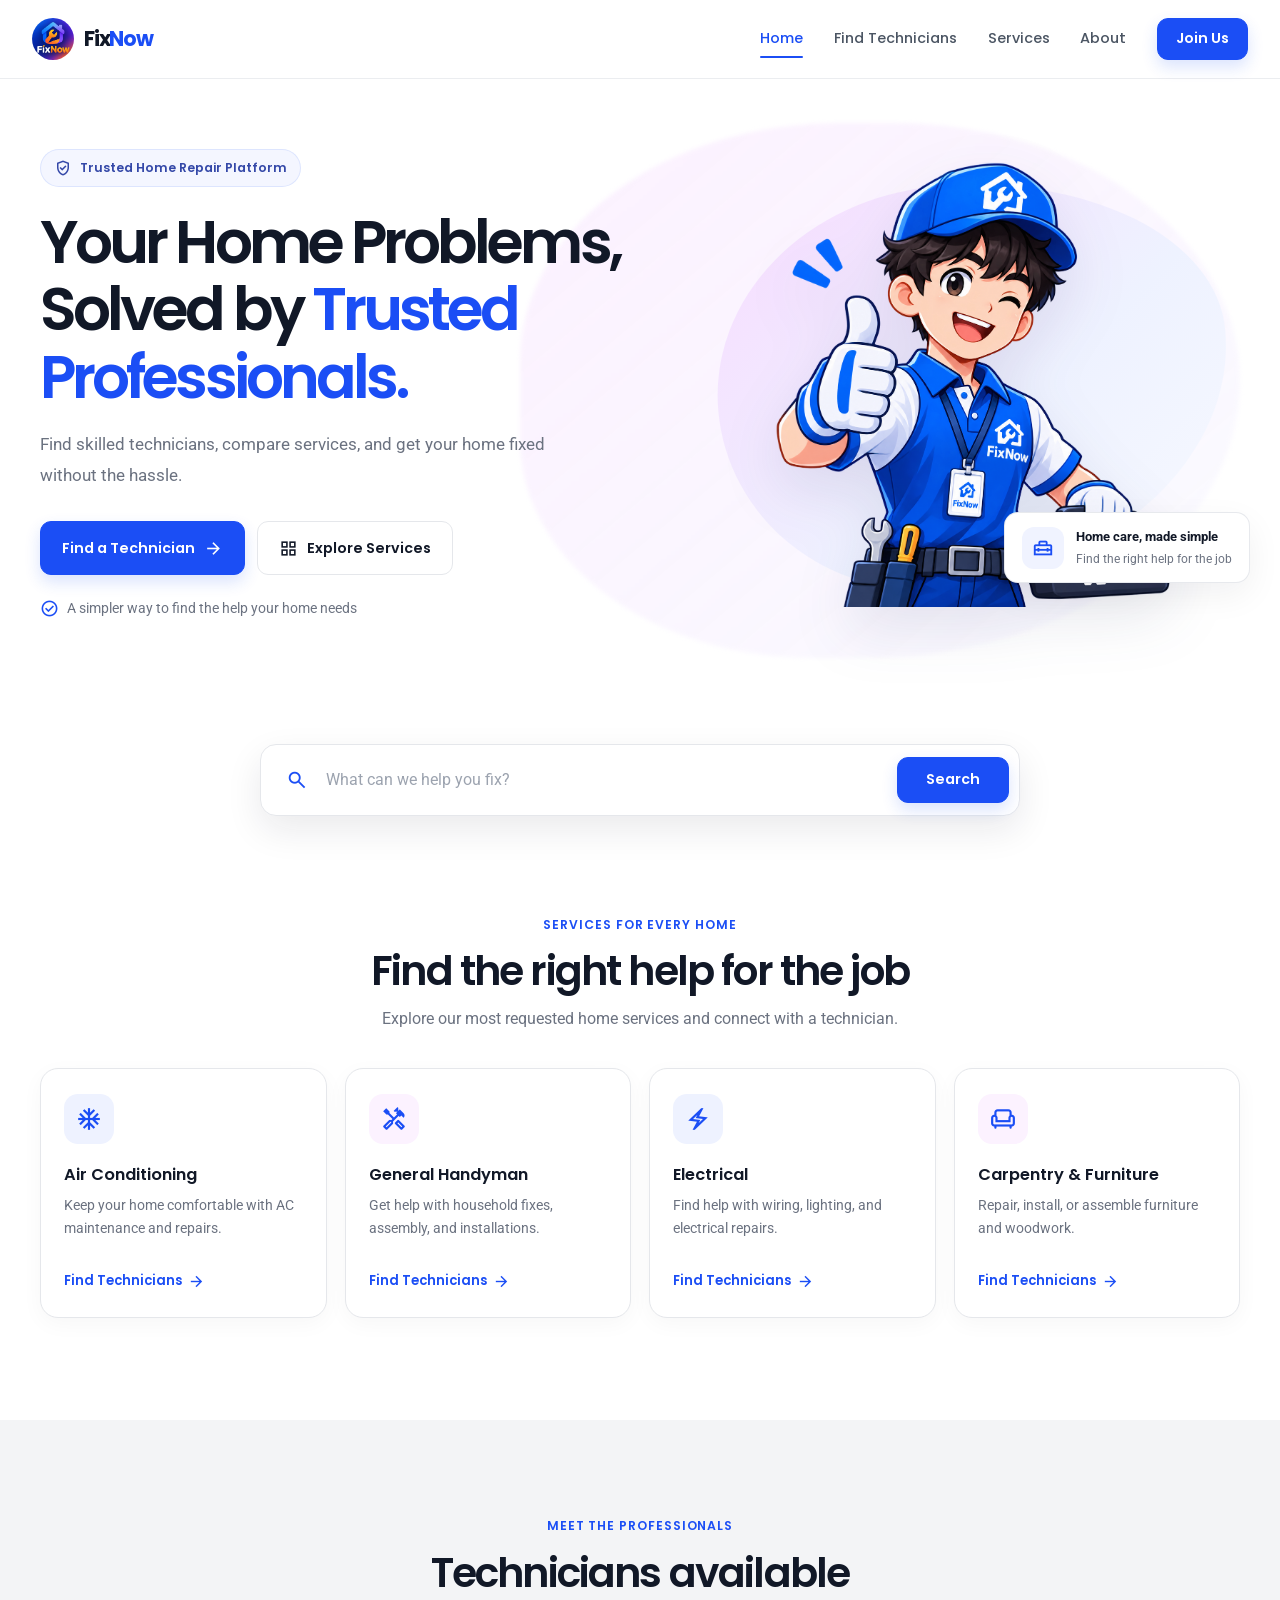
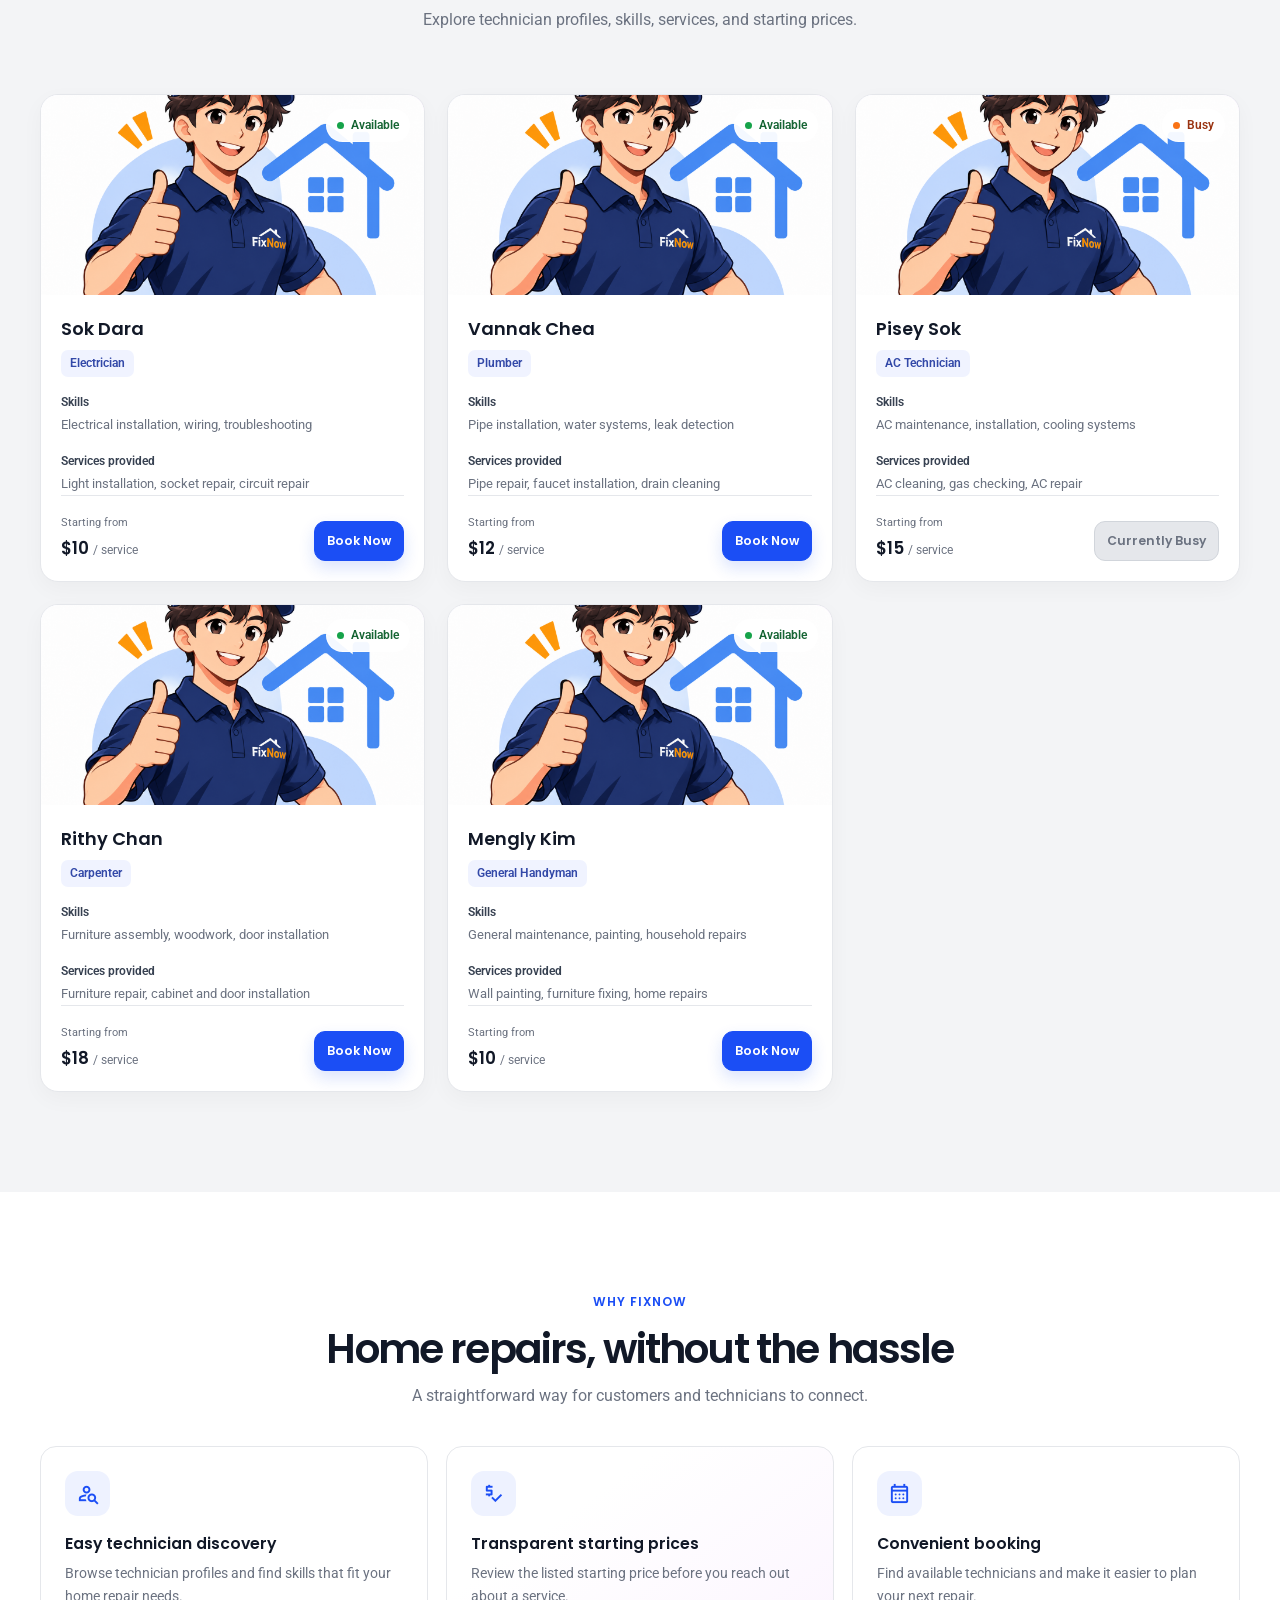
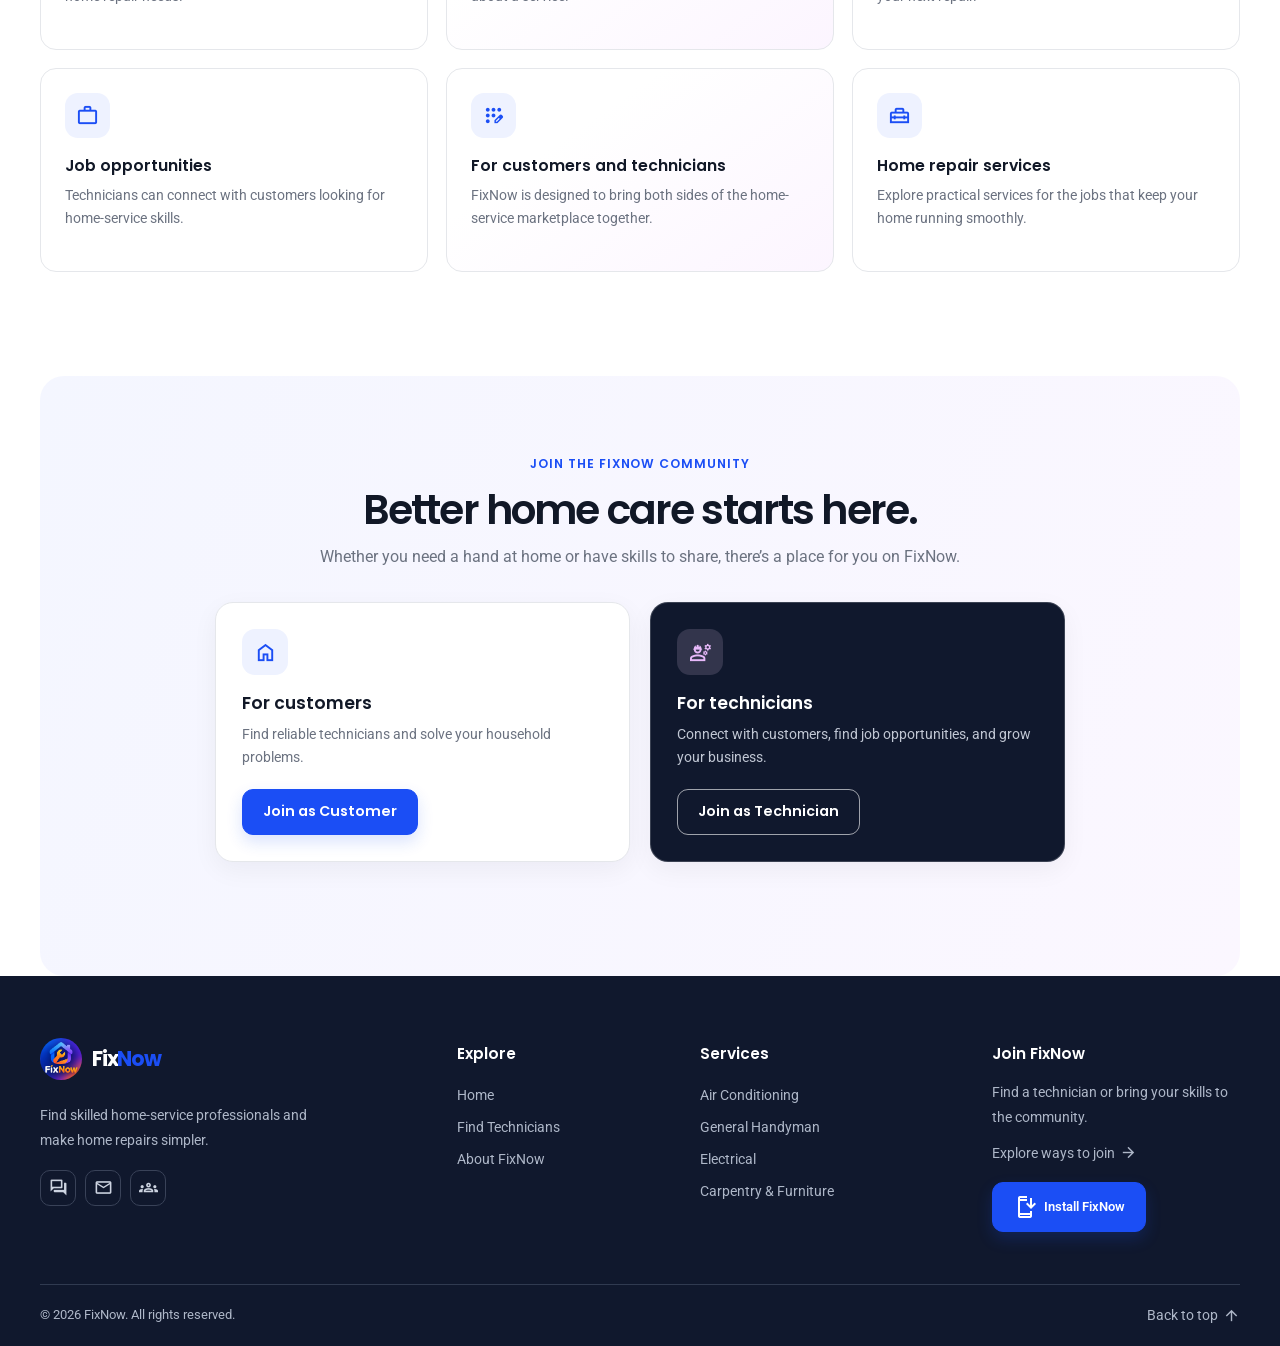
<file: index.html>
<!DOCTYPE html>
<html lang="en">

<head>
    <meta charset="UTF-8">
    <meta name="viewport" content="width=device-width, initial-scale=1.0">
    <meta name="theme-color" content="#1B4EF5">
    <meta name="description"
        content="Find skilled home-service technicians, compare services, and get your home fixed without the hassle.">
    <meta name="apple-mobile-web-app-capable" content="yes">
    <meta name="apple-mobile-web-app-title" content="FixNow">
    <meta name="apple-mobile-web-app-status-bar-style" content="default">
    <meta name="mobile-web-app-capable" content="yes">
    <link rel="manifest" href="./manifest.webmanifest">
    <link rel="apple-touch-icon" href="./assets/fixnow-192.png">
    <title>FixNow | Trusted Home Services</title>
    <link rel="preconnect" href="https://fonts.googleapis.com">
    <link rel="preconnect" href="https://fonts.gstatic.com" crossorigin>
    <link
        href="https://fonts.googleapis.com/css2?family=Poppins:wght@400;500;600;700&family=Roboto:wght@400;500;700&display=swap"
        rel="stylesheet">
    <link rel="stylesheet"
        href="https://fonts.googleapis.com/css2?family=Material+Symbols+Outlined:opsz,wght,FILL,GRAD@20..48,400,0,0&display=block">
    <link rel="stylesheet" href="./css/style.css">
</head>

<body>
    <header class="site-header">
        <div class="header-inner">
            <a class="brand" href="#home" aria-label="FixNow home">
                <img src="./assets/fixnow.png" alt="" class="brand-logo">
                <span>Fix<span class="brand-accent">Now</span></span>
            </a>

            <nav class="desktop-nav" aria-label="Main navigation">
                <a class="nav-link" href="#home" aria-current="page">Home</a>
                <a class="nav-link" href="#technicians">Find Technicians</a>
                <a class="nav-link" href="#services">Services</a>
                <a class="nav-link" href="#about">About</a>
                <a class="button button-primary nav-join" href="#join-us">Join Us</a>
                <button id="installApp" class="install-button" type="button" hidden>
                    <span class="material-symbols-outlined" aria-hidden="true">install_mobile</span>
                    Install FixNow
                </button>
            </nav>

            <button class="nav-toggle" type="button" aria-controls="mobile-navigation" aria-expanded="false"
                aria-label="Open navigation">
                <span class="material-symbols-outlined" aria-hidden="true">menu</span>
            </button>
        </div>
        <nav class="mobile-nav-panel" id="mobile-navigation" aria-label="Mobile navigation" hidden>
            <div class="mobile-nav-top">
                <span class="mobile-nav-title">Menu</span>
                <button class="nav-close" type="button" aria-label="Close navigation">
                    <span class="material-symbols-outlined" aria-hidden="true">close</span>
                </button>
            </div>
            <a class="nav-link" href="#home">Home</a>
            <a class="nav-link" href="#technicians">Find Technicians</a>
            <a class="nav-link" href="#services">Services</a>
            <a class="nav-link" href="#about">About</a>
            <a class="button button-primary" href="#join-us">Join Us</a>
            <button id="installAppMobile" class="install-button" type="button" hidden>
                <span class="material-symbols-outlined" aria-hidden="true">install_mobile</span>
                Install FixNow
            </button>
            <p class="install-guidance" id="mobile-install-feedback" role="status" aria-live="polite" hidden></p>
        </nav>
    </header>

    <main>
        <section class="hero section-shell" id="home" aria-labelledby="hero-title">
            <div class="hero-copy">
                <div class="eyebrow hero-eyebrow">
                    <span class="material-symbols-outlined" aria-hidden="true">verified_user</span>
                    Trusted Home Repair Platform
                </div>
                <h1 id="hero-title">Your Home Problems, Solved by <span>Trusted Professionals.</span></h1>
                <p class="hero-description">Find skilled technicians, compare services, and get your home fixed
                    without the hassle.</p>
                <div class="hero-actions">
                    <a class="button button-primary button-large" href="#technicians">
                        Find a Technician
                        <span class="material-symbols-outlined" aria-hidden="true">arrow_forward</span>
                    </a>
                    <a class="button button-secondary button-large" href="#services">
                        <span class="material-symbols-outlined" aria-hidden="true">grid_view</span>
                        Explore Services
                    </a>
                </div>
                <div class="hero-note">
                    <span class="material-symbols-outlined" aria-hidden="true">check_circle</span>
                    A simpler way to find the help your home needs
                </div>
            </div>
            <div class="hero-art">
                <div class="hero-art-wash" aria-hidden="true"></div>
                <img src="./assets/technicains-illustrations.png" alt="Home-service technicians ready to help">
                <div class="hero-caption">
                    <span class="material-symbols-outlined" aria-hidden="true">home_repair_service</span>
                    <span><strong>Home care, made simple</strong><small>Find the right help for the job</small></span>
                </div>
            </div>
        </section>

        <section class="services-section section-shell" id="services" aria-labelledby="services-title">
            <div class="search-panel">
                <form class="search-bar" id="service-search-form" role="search">
                    <span class="material-symbols-outlined search-icon" aria-hidden="true">search</span>
                    <label class="sr-only" for="service-search">Search services or technicians</label>
                    <input id="service-search" name="service" type="search"
                        placeholder="What can we help you fix?" autocomplete="off">
                    <button class="button button-primary search-submit" type="submit">Search</button>
                </form>
                <p class="search-feedback" id="search-feedback" role="status" aria-live="polite"></p>
            </div>

            <div class="section-heading">
                <span class="eyebrow">Services for every home</span>
                <h2 id="services-title">Find the right help for the job</h2>
                <p>Explore our most requested home services and connect with a technician.</p>
            </div>
            <div class="category-grid">
                <article class="category-card">
                    <span class="material-symbols-outlined category-icon" aria-hidden="true">ac_unit</span>
                    <h3>Air Conditioning</h3>
                    <p>Keep your home comfortable with AC maintenance and repairs.</p>
                    <button class="text-link" type="button" data-service="Air Conditioning">
                        Find Technicians <span class="material-symbols-outlined" aria-hidden="true">arrow_forward</span>
                    </button>
                </article>
                <article class="category-card">
                    <span class="material-symbols-outlined category-icon" aria-hidden="true">handyman</span>
                    <h3>General Handyman</h3>
                    <p>Get help with household fixes, assembly, and installations.</p>
                    <button class="text-link" type="button" data-service="General Handyman">
                        Find Technicians <span class="material-symbols-outlined" aria-hidden="true">arrow_forward</span>
                    </button>
                </article>
                <article class="category-card">
                    <span class="material-symbols-outlined category-icon" aria-hidden="true">electric_bolt</span>
                    <h3>Electrical</h3>
                    <p>Find help with wiring, lighting, and electrical repairs.</p>
                    <button class="text-link" type="button" data-service="Electrical">
                        Find Technicians <span class="material-symbols-outlined" aria-hidden="true">arrow_forward</span>
                    </button>
                </article>
                <article class="category-card">
                    <span class="material-symbols-outlined category-icon" aria-hidden="true">chair</span>
                    <h3>Carpentry &amp; Furniture</h3>
                    <p>Repair, install, or assemble furniture and woodwork.</p>
                    <button class="text-link" type="button" data-service="Carpentry">
                        Find Technicians <span class="material-symbols-outlined" aria-hidden="true">arrow_forward</span>
                    </button>
                </article>
            </div>
        </section>

        <section class="technicians-section" id="technicians" aria-labelledby="technicians-title">
            <div class="section-shell">
                <div class="section-heading">
                    <span class="eyebrow">Meet the professionals</span>
                    <h2 id="technicians-title">Technicians available</h2>
                    <p>Explore technician profiles, skills, services, and starting prices.</p>
                </div>
                <p class="booking-feedback" id="booking-feedback" role="status" aria-live="polite"></p>
                <div class="technician-grid" id="technician-list">
                    <article class="technician-card"
                        data-search="sok dara electrician electrical wiring installation troubleshooting lights socket circuit">
                        <div class="technician-photo">
                            <img src="./assets/fixnow-maskot.png" alt="Sok Dara">
                            <span class="availability available"><span></span>Available</span>
                        </div>
                        <div class="technician-info">
                            <div class="technician-name">
                                <h3>Sok Dara</h3>
                                <span class="skill-tag">Electrician</span>
                            </div>
                            <div class="profile-detail"><strong>Skills</strong><p>Electrical installation, wiring, troubleshooting</p></div>
                            <div class="profile-detail"><strong>Services provided</strong><p>Light installation, socket repair, circuit repair</p></div>
                            <div class="technician-footer">
                                <div class="price"><span>Starting from</span><strong>$10 <small>/ service</small></strong></div>
                                <button class="button button-primary book-button" type="button" data-book="Sok Dara">Book Now</button>
                            </div>
                        </div>
                    </article>

                    <article class="technician-card"
                        data-search="vannak chea plumber plumbing pipes water systems leak detection faucet drain">
                        <div class="technician-photo">
                            <img src="./assets/fixnow-maskot.png" alt="Vannak Chea">
                            <span class="availability available"><span></span>Available</span>
                        </div>
                        <div class="technician-info">
                            <div class="technician-name">
                                <h3>Vannak Chea</h3>
                                <span class="skill-tag">Plumber</span>
                            </div>
                            <div class="profile-detail"><strong>Skills</strong><p>Pipe installation, water systems, leak detection</p></div>
                            <div class="profile-detail"><strong>Services provided</strong><p>Pipe repair, faucet installation, drain cleaning</p></div>
                            <div class="technician-footer">
                                <div class="price"><span>Starting from</span><strong>$12 <small>/ service</small></strong></div>
                                <button class="button button-primary book-button" type="button" data-book="Vannak Chea">Book Now</button>
                            </div>
                        </div>
                    </article>

                    <article class="technician-card"
                        data-search="pisey sok ac technician air conditioning cooling maintenance installation cleaning gas repair">
                        <div class="technician-photo">
                            <img src="./assets/fixnow-maskot.png" alt="Pisey Sok">
                            <span class="availability busy"><span></span>Busy</span>
                        </div>
                        <div class="technician-info">
                            <div class="technician-name">
                                <h3>Pisey Sok</h3>
                                <span class="skill-tag">AC Technician</span>
                            </div>
                            <div class="profile-detail"><strong>Skills</strong><p>AC maintenance, installation, cooling systems</p></div>
                            <div class="profile-detail"><strong>Services provided</strong><p>AC cleaning, gas checking, AC repair</p></div>
                            <div class="technician-footer">
                                <div class="price"><span>Starting from</span><strong>$15 <small>/ service</small></strong></div>
                                <button class="button button-disabled book-button" type="button" disabled>Currently Busy</button>
                            </div>
                        </div>
                    </article>

                    <article class="technician-card"
                        data-search="rithy chan carpenter carpentry furniture woodwork assembly door cabinet repair installation">
                        <div class="technician-photo">
                            <img src="./assets/fixnow-maskot.png" alt="Rithy Chan">
                            <span class="availability available"><span></span>Available</span>
                        </div>
                        <div class="technician-info">
                            <div class="technician-name">
                                <h3>Rithy Chan</h3>
                                <span class="skill-tag">Carpenter</span>
                            </div>
                            <div class="profile-detail"><strong>Skills</strong><p>Furniture assembly, woodwork, door installation</p></div>
                            <div class="profile-detail"><strong>Services provided</strong><p>Furniture repair, cabinet and door installation</p></div>
                            <div class="technician-footer">
                                <div class="price"><span>Starting from</span><strong>$18 <small>/ service</small></strong></div>
                                <button class="button button-primary book-button" type="button" data-book="Rithy Chan">Book Now</button>
                            </div>
                        </div>
                    </article>

                    <article class="technician-card"
                        data-search="mengly kim general handyman maintenance painting household repairs furniture fixing home">
                        <div class="technician-photo">
                            <img src="./assets/fixnow-maskot.png" alt="Mengly Kim">
                            <span class="availability available"><span></span>Available</span>
                        </div>
                        <div class="technician-info">
                            <div class="technician-name">
                                <h3>Mengly Kim</h3>
                                <span class="skill-tag">General Handyman</span>
                            </div>
                            <div class="profile-detail"><strong>Skills</strong><p>General maintenance, painting, household repairs</p></div>
                            <div class="profile-detail"><strong>Services provided</strong><p>Wall painting, furniture fixing, home repairs</p></div>
                            <div class="technician-footer">
                                <div class="price"><span>Starting from</span><strong>$10 <small>/ service</small></strong></div>
                                <button class="button button-primary book-button" type="button" data-book="Mengly Kim">Book Now</button>
                            </div>
                        </div>
                    </article>
                </div>
                <p class="no-results" id="no-technicians" hidden>No technicians match that search. Try another service or skill.</p>
            </div>
        </section>

        <section class="benefits-section section-shell" id="about" aria-labelledby="benefits-title">
            <div class="section-heading">
                <span class="eyebrow">Why FixNow</span>
                <h2 id="benefits-title">Home repairs, without the hassle</h2>
                <p>A straightforward way for customers and technicians to connect.</p>
            </div>
            <div class="benefits-grid">
                <article class="benefit-card">
                    <span class="material-symbols-outlined benefit-icon" aria-hidden="true">person_search</span>
                    <h3>Easy technician discovery</h3>
                    <p>Browse technician profiles and find skills that fit your home repair needs.</p>
                </article>
                <article class="benefit-card">
                    <span class="material-symbols-outlined benefit-icon" aria-hidden="true">price_check</span>
                    <h3>Transparent starting prices</h3>
                    <p>Review the listed starting price before you reach out about a service.</p>
                </article>
                <article class="benefit-card">
                    <span class="material-symbols-outlined benefit-icon" aria-hidden="true">calendar_month</span>
                    <h3>Convenient booking</h3>
                    <p>Find available technicians and make it easier to plan your next repair.</p>
                </article>
                <article class="benefit-card">
                    <span class="material-symbols-outlined benefit-icon" aria-hidden="true">work</span>
                    <h3>Job opportunities</h3>
                    <p>Technicians can connect with customers looking for home-service skills.</p>
                </article>
                <article class="benefit-card">
                    <span class="material-symbols-outlined benefit-icon" aria-hidden="true">app_registration</span>
                    <h3>For customers and technicians</h3>
                    <p>FixNow is designed to bring both sides of the home-service marketplace together.</p>
                </article>
                <article class="benefit-card">
                    <span class="material-symbols-outlined benefit-icon" aria-hidden="true">home_repair_service</span>
                    <h3>Home repair services</h3>
                    <p>Explore practical services for the jobs that keep your home running smoothly.</p>
                </article>
            </div>
        </section>

        <section class="join-section section-shell" id="join-us" aria-labelledby="join-title">
            <div class="join-heading">
                <span class="eyebrow">Join the FixNow community</span>
                <h2 id="join-title">Better home care starts here.</h2>
                <p>Whether you need a hand at home or have skills to share, there’s a place for you on FixNow.</p>
            </div>
            <div class="join-grid">
                <article class="join-card join-customer">
                    <span class="material-symbols-outlined join-icon" aria-hidden="true">home</span>
                    <h3>For customers</h3>
                    <p>Find reliable technicians and solve your household problems.</p>
                    <button class="button button-primary" type="button" data-signup="Customer">Join as Customer</button>
                </article>
                <article class="join-card join-technician">
                    <span class="material-symbols-outlined join-icon" aria-hidden="true">engineering</span>
                    <h3>For technicians</h3>
                    <p>Connect with customers, find job opportunities, and grow your business.</p>
                    <button class="button button-outline" type="button" data-signup="Technician">Join as Technician</button>
                </article>
            </div>
            <p class="join-feedback" id="join-feedback" role="status" aria-live="polite"></p>
        </section>
    </main>

    <footer class="site-footer" id="footer">
        <div class="footer-main section-shell">
            <div class="footer-brand">
                <a class="brand footer-logo" href="#home" aria-label="FixNow home">
                    <img src="./assets/fixnow.png" alt="" class="brand-logo">
                    <span>Fix<span class="brand-accent">Now</span></span>
                </a>
                <p>Find skilled home-service professionals and make home repairs simpler.</p>
                <div class="footer-social" aria-label="Social media">
                    <span class="material-symbols-outlined" role="img" aria-label="Social updates">forum</span>
                    <span class="material-symbols-outlined" role="img" aria-label="Email">mail</span>
                    <span class="material-symbols-outlined" role="img" aria-label="Community">groups</span>
                </div>
            </div>
            <nav class="footer-links" aria-label="Explore">
                <h2>Explore</h2>
                <a href="#home">Home</a>
                <a href="#technicians">Find Technicians</a>
                <a href="#about">About FixNow</a>
            </nav>
            <nav class="footer-links" aria-label="Services">
                <h2>Services</h2>
                <a href="#services">Air Conditioning</a>
                <a href="#services">General Handyman</a>
                <a href="#services">Electrical</a>
                <a href="#services">Carpentry &amp; Furniture</a>
            </nav>
            <div class="footer-join">
                <h2>Join FixNow</h2>
                <p>Find a technician or bring your skills to the community.</p>
                <a class="footer-join-link" href="#join-us">Explore ways to join <span class="material-symbols-outlined"
                        aria-hidden="true">arrow_forward</span></a>
                <button id="installAppFooter" class="install-button footer-download-button" type="button">
                    <span class="material-symbols-outlined" aria-hidden="true">install_mobile</span>
                    Install FixNow
                </button>
                <p class="footer-download-feedback" id="footer-download-feedback" role="status" aria-live="polite"
                    hidden></p>
            </div>
        </div>
        <div class="footer-bottom section-shell">
            <span>&copy; 2026 FixNow. All rights reserved.</span>
            <a href="#home">Back to top <span class="material-symbols-outlined" aria-hidden="true">arrow_upward</span></a>
        </div>
    </footer>

    <script src="./js/behavior.js"></script>
</body>

</html>
</file>
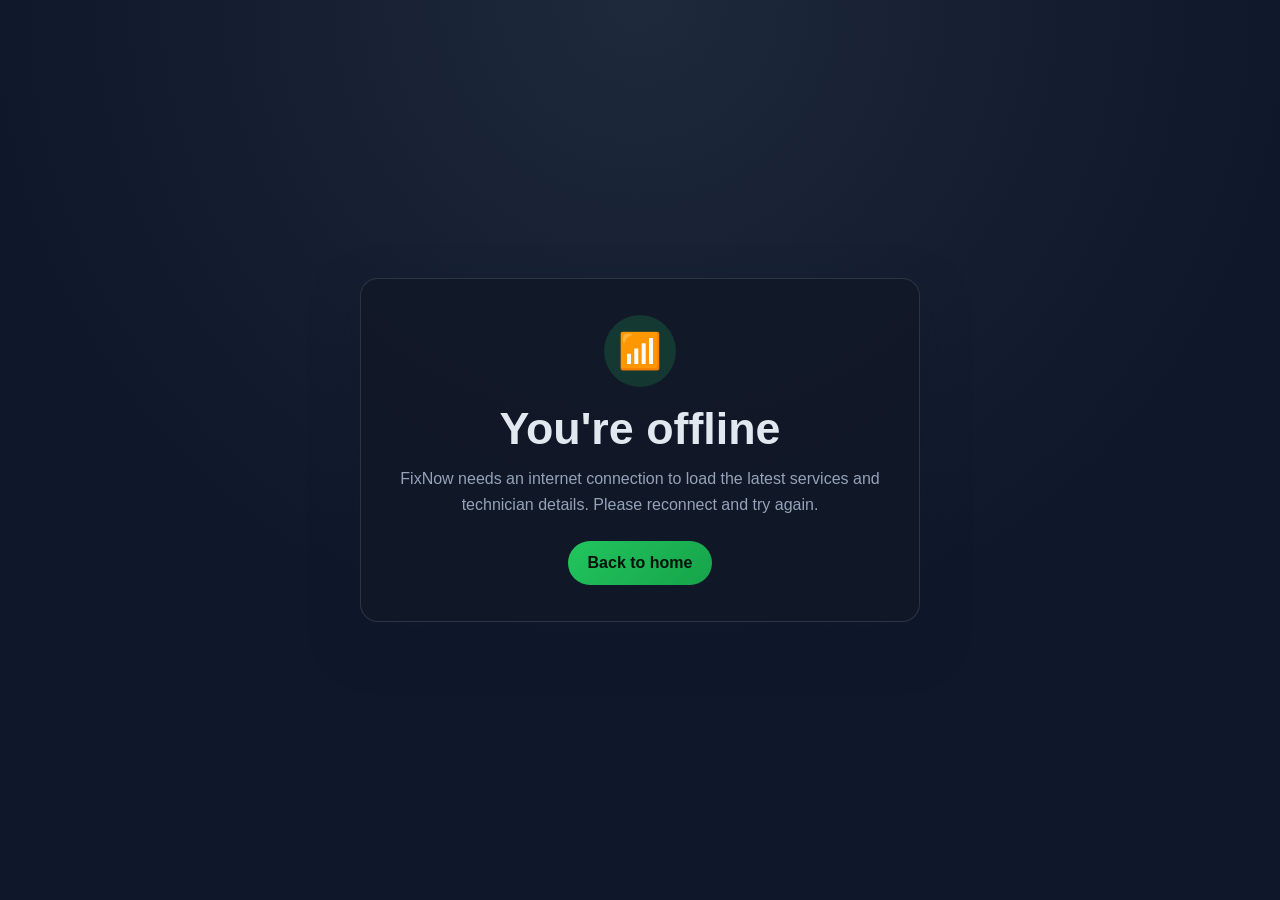
<file: go-offline.html>
<!DOCTYPE html>
<html lang="en">
  <head>
    <meta charset="UTF-8" />
    <meta http-equiv="refresh" content="0; url=/offline.html" />
    <meta name="viewport" content="width=device-width, initial-scale=1.0" />
    <title>FixNow - Redirecting to offline page</title>
    <style>
      body {
        margin: 0;
        min-height: 100vh;
        display: grid;
        place-items: center;
        font-family: Arial, Helvetica, sans-serif;
        background: #0f172a;
        color: #e2e8f0;
      }

      p {
        padding: 1rem 1.5rem;
        border: 1px solid rgba(148, 163, 184, 0.3);
        border-radius: 12px;
        background: rgba(15, 23, 42, 0.8);
      }
    </style>
  </head>
  <body>
    <p>Redirecting to the offline page...</p>
  </body>
</html>
</file>
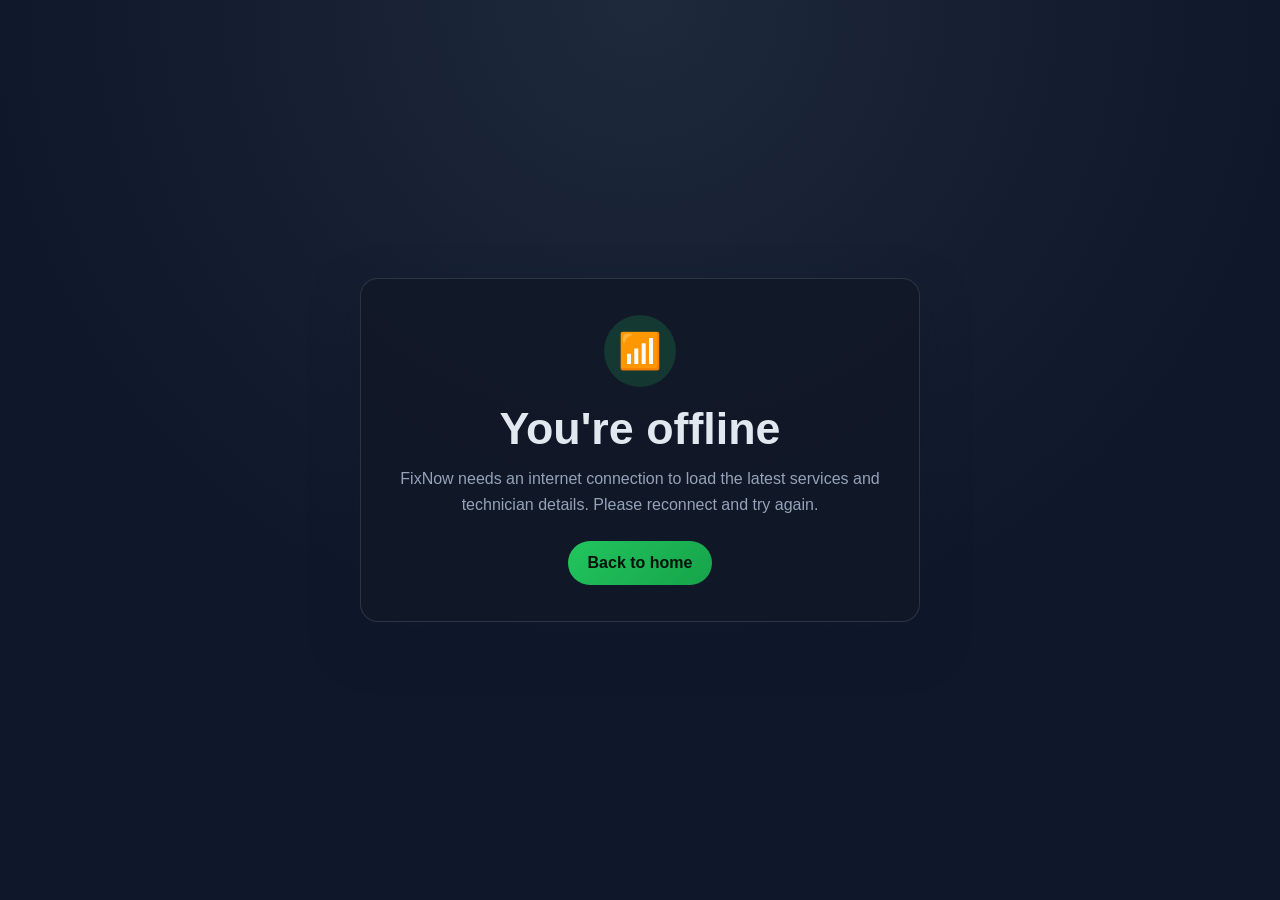
<file: offline.html>
<!DOCTYPE html>
<html lang="en">
  <head>
    <meta charset="UTF-8" />
    <meta name="viewport" content="width=device-width, initial-scale=1.0" />
    <title>FixNow - You are offline</title>
    <style>
      :root {
        --bg: #0f172a;
        --panel: #111827;
        --accent: #22c55e;
        --text: #e2e8f0;
        --muted: #94a3b8;
      }

      * { box-sizing: border-box; }

      body {
        margin: 0;
        min-height: 100vh;
        display: grid;
        place-items: center;
        font-family: Arial, Helvetica, sans-serif;
        background: radial-gradient(circle at top, #1e293b 0%, var(--bg) 60%);
        color: var(--text);
      }

      .card {
        width: min(90vw, 560px);
        background: rgba(17, 24, 39, 0.9);
        border: 1px solid rgba(148, 163, 184, 0.2);
        border-radius: 18px;
        box-shadow: 0 20px 45px rgba(15, 23, 42, 0.5);
        padding: 2.25rem 2rem;
        text-align: center;
      }

      .badge {
        display: inline-flex;
        align-items: center;
        justify-content: center;
        width: 72px;
        height: 72px;
        margin-bottom: 1rem;
        border-radius: 50%;
        background: rgba(34, 197, 94, 0.18);
        font-size: 2.2rem;
      }

      h1 {
        margin: 0 0 0.75rem;
        font-size: clamp(2rem, 5vw, 2.8rem);
      }

      p {
        margin: 0 0 1.5rem;
        color: var(--muted);
        line-height: 1.6;
      }

      a {
        display: inline-block;
        padding: 0.8rem 1.2rem;
        border-radius: 999px;
        font-weight: 700;
        background: linear-gradient(135deg, #22c55e, #16a34a);
        color: #04120a;
        text-decoration: none;
      }
    </style>
  </head>
  <body>
    <main class="card" aria-live="polite">
      <div class="badge" aria-hidden="true">📶</div>
      <h1>You're offline</h1>
      <p>
        FixNow needs an internet connection to load the latest services and technician details.
        Please reconnect and try again.
      </p>
      <a href="/">Back to home</a>
    </main>
  </body>
</html>
</file>
<file: css/style.css>
:root {
    color-scheme: light;
    --color-primary: #1B4EF5;
    --color-secondary: #F7DCFF;
    --color-gray: #6B7280;
    --color-light-gray: #F3F4F6;
    --color-white: #FFFFFF;
    --color-text: #111827;
    --color-secondary-text: #6B7280;
    --color-border: #E5E7EB;
    --color-navy: #10182D;
    --color-blue-soft: #EEF2FF;
    --shadow-card: 0 12px 34px rgba(17, 24, 39, 0.06);
    --shadow-hover: 0 18px 38px rgba(17, 24, 39, 0.1);
    --radius-card: 18px;
    --content-width: 1200px;
}

* {
    box-sizing: border-box;
}

html {
    scroll-behavior: smooth;
    scroll-padding-top: 96px;
}

body {
    margin: 0;
    background: var(--color-white);
    color: var(--color-text);
    font-family: "Roboto", sans-serif;
    font-size: 16px;
    line-height: 1.6;
    -webkit-font-smoothing: antialiased;
}

body,
button,
input {
    font-family: "Roboto", sans-serif;
}

h1,
h2,
h3,
h4,
.brand,
.eyebrow,
.button,
.nav-link {
    font-family: "Poppins", sans-serif;
}

button,
a {
    -webkit-tap-highlight-color: transparent;
}

button {
    color: inherit;
}

a {
    color: inherit;
}

button:focus-visible,
a:focus-visible,
input:focus-visible {
    outline: 3px solid rgba(27, 78, 245, 0.35);
    outline-offset: 3px;
}

img {
    max-width: 100%;
}

.material-symbols-outlined {
    display: inline-flex;
    align-items: center;
    justify-content: center;
    font-variation-settings: "FILL" 0, "wght" 400, "GRAD" 0, "opsz" 24;
}

.sr-only {
    position: absolute;
    width: 1px;
    height: 1px;
    padding: 0;
    margin: -1px;
    overflow: hidden;
    clip: rect(0, 0, 0, 0);
    white-space: nowrap;
    border: 0;
}

.section-shell {
    width: min(var(--content-width), calc(100% - 64px));
    margin-inline: auto;
}

.site-header {
    position: sticky;
    top: 0;
    z-index: 20;
    border-bottom: 1px solid rgba(229, 231, 235, 0.75);
    background: rgba(255, 255, 255, 0.94);
    backdrop-filter: blur(16px);
}

.header-inner {
    width: min(1320px, calc(100% - 64px));
    min-height: 78px;
    margin-inline: auto;
    display: flex;
    align-items: center;
    justify-content: space-between;
    gap: 30px;
}

.brand {
    display: inline-flex;
    flex: 0 0 auto;
    align-items: center;
    gap: 10px;
    color: var(--color-text);
    font-size: 1.3rem;
    font-weight: 700;
    letter-spacing: -0.06em;
    text-decoration: none;
}

.brand-logo {
    width: 42px;
    height: 42px;
    border-radius: 50%;
    object-fit: cover;
}

.brand-accent {
    color: var(--color-primary);
}

.desktop-nav {
    display: flex;
    align-items: center;
    gap: clamp(18px, 2.4vw, 36px);
}

.nav-link {
    position: relative;
    display: inline-flex;
    align-items: center;
    min-height: 44px;
    color: #4B5563;
    font-size: 0.9rem;
    font-weight: 500;
    text-decoration: none;
    transition: color 180ms ease;
}

.nav-link:hover,
.nav-link[aria-current="page"] {
    color: var(--color-primary);
}

.nav-link[aria-current="page"]::after {
    position: absolute;
    right: 0;
    bottom: 3px;
    left: 0;
    height: 2px;
    border-radius: 2px;
    background: var(--color-primary);
    content: "";
}

.button {
    display: inline-flex;
    min-height: 46px;
    align-items: center;
    justify-content: center;
    gap: 9px;
    padding: 0 20px;
    border: 1px solid transparent;
    border-radius: 11px;
    cursor: pointer;
    font-size: 0.89rem;
    font-weight: 600;
    line-height: 1.2;
    text-align: center;
    text-decoration: none;
    transition: transform 180ms ease, box-shadow 180ms ease, background-color 180ms ease, border-color 180ms ease;
}

.button:hover:not(:disabled) {
    transform: translateY(-2px);
}

.button-primary {
    border-color: var(--color-primary);
    background: var(--color-primary);
    box-shadow: 0 7px 16px rgba(27, 78, 245, 0.16);
    color: var(--color-white);
}

.button-primary:hover:not(:disabled) {
    background: #1642D2;
    box-shadow: 0 10px 22px rgba(27, 78, 245, 0.23);
}

.button-secondary {
    border-color: var(--color-border);
    background: var(--color-white);
    color: var(--color-text);
}

.button-secondary:hover {
    border-color: #C7D2FE;
    background: #F8FAFF;
}

.button-outline {
    border-color: rgba(255, 255, 255, 0.6);
    background: transparent;
    color: var(--color-white);
}

.button-outline:hover {
    background: rgba(255, 255, 255, 0.12);
}

.button-large {
    min-height: 54px;
    padding-inline: 21px;
}

.button-disabled,
.button:disabled {
    border-color: #D1D5DB;
    background: #E5E7EB;
    box-shadow: none;
    color: #6B7280;
    cursor: not-allowed;
}

.nav-join {
    min-height: 42px;
    padding-inline: 18px;
}

.install-button {
    display: inline-flex;
    min-height: 42px;
    align-items: center;
    justify-content: center;
    gap: 7px;
    padding: 0 14px;
    border: 1px solid rgba(27, 78, 245, 0.2);
    border-radius: 10px;
    background: var(--color-blue-soft);
    color: var(--color-primary);
    cursor: pointer;
    font-weight: 600;
}

.install-button[hidden] {
    display: none;
}

.nav-toggle,
.nav-close {
    display: none;
    width: 44px;
    height: 44px;
    align-items: center;
    justify-content: center;
    border: 1px solid var(--color-border);
    border-radius: 12px;
    background: var(--color-white);
    cursor: pointer;
}

.hero {
    position: relative;
    display: grid;
    min-height: 610px;
    grid-template-columns: minmax(0, 1.05fr) minmax(0, 0.95fr);
    align-items: center;
    gap: clamp(36px, 6vw, 82px);
    padding-block: 70px 82px;
}

.hero::before {
    position: absolute;
    z-index: -1;
    top: 7%;
    right: 0;
    width: 60%;
    height: 86%;
    border-radius: 48% 52% 56% 44%;
    background: linear-gradient(140deg, rgba(247, 220, 255, 0.4), rgba(238, 242, 255, 0.3));
    content: "";
    filter: blur(2px);
}

.hero-copy {
    animation: hero-enter 650ms ease-out both;
}

.eyebrow {
    display: inline-flex;
    align-items: center;
    gap: 8px;
    color: var(--color-primary);
    font-size: 0.77rem;
    font-weight: 600;
    letter-spacing: 0.075em;
    line-height: 1.4;
    text-transform: uppercase;
}

.hero-eyebrow {
    padding: 9px 13px;
    border: 1px solid rgba(27, 78, 245, 0.1);
    border-radius: 999px;
    background: #F4F6FF;
    color: #3448A8;
    letter-spacing: 0;
    text-transform: none;
}

.hero-eyebrow .material-symbols-outlined {
    font-size: 18px;
}

.hero h1 {
    max-width: 670px;
    margin: 22px 0 18px;
    font-size: clamp(2.55rem, 4.7vw, 4.2rem);
    font-weight: 600;
    letter-spacing: -0.065em;
    line-height: 1.12;
}

.hero h1 span {
    color: var(--color-primary);
}

.hero-description {
    max-width: 530px;
    margin: 0;
    color: var(--color-gray);
    font-size: 1.08rem;
    line-height: 1.8;
}

.hero-actions {
    display: flex;
    flex-wrap: wrap;
    gap: 12px;
    margin-top: 30px;
}

.hero-actions .material-symbols-outlined {
    font-size: 19px;
}

.hero-note {
    display: flex;
    align-items: center;
    gap: 8px;
    margin-top: 22px;
    color: var(--color-gray);
    font-size: 0.88rem;
}

.hero-note .material-symbols-outlined {
    color: var(--color-primary);
    font-size: 19px;
}

.hero-art {
    position: relative;
    display: grid;
    min-height: 420px;
    place-items: center;
    animation: hero-enter 750ms 100ms ease-out both;
}

.hero-art-wash {
    position: absolute;
    inset: 5% 2%;
    border-radius: 46% 54% 60% 40% / 51% 42% 58% 49%;
    background: linear-gradient(140deg, #F7DCFF 0%, #EEF2FF 58%, #F7F9FF 100%);
    transform: rotate(-5deg);
}

.hero-art img {
    position: relative;
    z-index: 1;
    display: block;
    width: min(100%, 490px);
    max-height: 445px;
    object-fit: contain;
    filter: drop-shadow(0 22px 28px rgba(50, 57, 103, 0.11));
}

.hero-caption {
    position: absolute;
    z-index: 2;
    right: -10px;
    bottom: 24px;
    display: flex;
    align-items: center;
    gap: 12px;
    padding: 13px 17px;
    border: 1px solid rgba(229, 231, 235, 0.9);
    border-radius: 14px;
    background: var(--color-white);
    box-shadow: var(--shadow-card);
}

.hero-caption > .material-symbols-outlined {
    width: 42px;
    height: 42px;
    border-radius: 12px;
    background: #F0F3FF;
    color: var(--color-primary);
    font-size: 22px;
}

.hero-caption strong,
.hero-caption small {
    display: block;
}

.hero-caption strong {
    font-size: 0.83rem;
}

.hero-caption small {
    margin-top: 2px;
    color: var(--color-gray);
    font-size: 0.75rem;
}

.services-section {
    padding-block: 42px 102px;
}

.search-panel {
    position: relative;
    z-index: 2;
    width: min(760px, 100%);
    margin: 0 auto 62px;
}

.search-bar {
    display: grid;
    min-height: 72px;
    grid-template-columns: 30px minmax(0, 1fr) auto;
    align-items: center;
    gap: 12px;
    padding: 9px 10px 9px 21px;
    border: 1px solid var(--color-border);
    border-radius: 16px;
    background: var(--color-white);
    box-shadow: 0 14px 36px rgba(17, 24, 39, 0.09);
    transition: border-color 160ms ease, box-shadow 160ms ease;
}

.search-bar:focus-within {
    border-color: var(--color-primary);
    box-shadow: 0 0 0 4px rgba(27, 78, 245, 0.1), 0 14px 36px rgba(17, 24, 39, 0.07);
}

.search-icon {
    color: var(--color-primary);
    font-size: 22px;
}

.search-bar input {
    width: 100%;
    min-width: 0;
    min-height: 48px;
    border: 0;
    outline: 0;
    background: transparent;
    color: var(--color-text);
    font-size: 0.98rem;
}

.search-bar input::placeholder {
    color: #9CA3AF;
}

.search-bar input:focus-visible {
    outline: 0;
}

.search-submit {
    min-width: 112px;
}

.search-feedback {
    min-height: 24px;
    margin: 9px 6px 0;
    color: var(--color-gray);
    font-size: 0.84rem;
}

.section-heading {
    max-width: 680px;
    margin: 0 auto 37px;
    text-align: center;
}

.section-heading h2,
.join-heading h2 {
    margin: 10px 0 10px;
    font-size: clamp(1.9rem, 3.2vw, 2.6rem);
    font-weight: 600;
    letter-spacing: -0.045em;
    line-height: 1.2;
}

.section-heading > p,
.join-heading > p {
    margin: 0;
    color: var(--color-gray);
    font-size: 1rem;
}

.category-grid {
    display: grid;
    grid-template-columns: repeat(4, minmax(0, 1fr));
    gap: 18px;
}

.category-card {
    display: flex;
    min-height: 250px;
    flex-direction: column;
    align-items: flex-start;
    padding: 25px 23px 22px;
    border: 1px solid var(--color-border);
    border-radius: var(--radius-card);
    background: var(--color-white);
    box-shadow: 0 6px 22px rgba(17, 24, 39, 0.035);
    transition: transform 200ms ease, box-shadow 200ms ease, border-color 200ms ease;
}

.category-card:hover {
    transform: translateY(-5px);
    border-color: #D9DEFF;
    box-shadow: var(--shadow-hover);
}

.category-icon {
    width: 50px;
    height: 50px;
    border-radius: 14px;
    background: var(--color-blue-soft);
    color: var(--color-primary);
    font-size: 26px;
}

.category-card:nth-child(even) .category-icon {
    background: #FCF2FF;
}

.category-card h3 {
    margin: 18px 0 6px;
    font-size: 1.02rem;
    font-weight: 600;
}

.category-card p {
    margin: 0 0 17px;
    color: var(--color-gray);
    font-size: 0.88rem;
    line-height: 1.65;
}

.text-link {
    display: inline-flex;
    align-items: center;
    gap: 6px;
    margin-top: auto;
    padding: 4px 0;
    border: 0;
    background: transparent;
    color: var(--color-primary);
    cursor: pointer;
    font-family: "Poppins", sans-serif;
    font-size: 0.82rem;
    font-weight: 600;
}

.text-link:hover {
    color: #163BC7;
}

.text-link .material-symbols-outlined {
    font-size: 17px;
    transition: transform 160ms ease;
}

.text-link:hover .material-symbols-outlined {
    transform: translateX(3px);
}

.technicians-section {
    padding-block: 92px 100px;
    background: var(--color-light-gray);
}

.technicians-section .section-heading {
    margin-bottom: 28px;
}

.technician-grid {
    display: grid;
    grid-template-columns: repeat(3, minmax(0, 1fr));
    gap: 22px;
}

.technician-card {
    display: flex;
    min-width: 0;
    flex-direction: column;
    overflow: hidden;
    border: 1px solid var(--color-border);
    border-radius: var(--radius-card);
    background: var(--color-white);
    box-shadow: 0 7px 22px rgba(17, 24, 39, 0.035);
    transition: transform 200ms ease, box-shadow 200ms ease;
}

.technician-card:hover {
    transform: translateY(-5px);
    box-shadow: var(--shadow-hover);
}

.technician-card[hidden] {
    display: none;
}

.technician-photo {
    position: relative;
    height: 200px;
    overflow: hidden;
    background: linear-gradient(140deg, #F1F4FF, #F7DCFF);
}

.technician-photo img {
    display: block;
    width: 100%;
    height: 100%;
    object-fit: cover;
    object-position: center 38%;
    transition: transform 350ms ease;
}

.technician-card:hover .technician-photo img {
    transform: scale(1.035);
}

.availability {
    position: absolute;
    top: 14px;
    right: 14px;
    display: inline-flex;
    align-items: center;
    gap: 7px;
    padding: 6px 10px;
    border: 1px solid rgba(255, 255, 255, 0.75);
    border-radius: 999px;
    background: rgba(255, 255, 255, 0.94);
    font-size: 0.73rem;
    font-weight: 600;
}

.availability > span {
    width: 7px;
    height: 7px;
    border-radius: 50%;
    background: #16A34A;
}

.availability.available {
    color: #166534;
}

.availability.busy {
    color: #9A3412;
}

.availability.busy > span {
    background: #F97316;
}

.technician-info {
    display: flex;
    flex: 1;
    flex-direction: column;
    padding: 20px;
}

.technician-name h3 {
    margin: 0;
    font-size: 1.12rem;
    font-weight: 600;
}

.skill-tag {
    display: inline-flex;
    margin-top: 6px;
    padding: 4px 9px;
    border-radius: 7px;
    background: #F0F3FF;
    color: #3349A8;
    font-size: 0.72rem;
    font-weight: 600;
}

.profile-detail {
    margin-top: 16px;
}

.profile-detail strong {
    display: block;
    margin-bottom: 3px;
    color: #374151;
    font-size: 0.77rem;
    font-weight: 600;
}

.profile-detail p {
    margin: 0;
    color: var(--color-gray);
    font-size: 0.82rem;
    line-height: 1.55;
}

.technician-footer {
    display: flex;
    align-items: flex-end;
    justify-content: space-between;
    gap: 10px;
    padding-top: 18px;
    border-top: 1px solid var(--color-border);
    margin-top: auto;
}

.price span,
.price strong {
    display: block;
}

.price span {
    color: var(--color-gray);
    font-size: 0.7rem;
}

.price strong {
    margin-top: 3px;
    color: var(--color-text);
    font-family: "Poppins", sans-serif;
    font-size: 1.05rem;
    font-weight: 600;
}

.price small {
    color: var(--color-gray);
    font-family: "Roboto", sans-serif;
    font-size: 0.72rem;
    font-weight: 400;
}

.book-button {
    min-height: 40px;
    padding-inline: 12px;
    font-size: 0.77rem;
    white-space: nowrap;
}

.booking-feedback {
    min-height: 22px;
    margin: 0 auto 12px;
    color: var(--color-gray);
    font-size: 0.87rem;
    text-align: center;
}

.no-results {
    margin: 22px 0 0;
    padding: 20px;
    border: 1px dashed #C7D2FE;
    border-radius: 14px;
    background: var(--color-white);
    color: var(--color-gray);
    text-align: center;
}

.no-results[hidden] {
    display: none;
}

.benefits-section {
    padding-block: 96px 104px;
}

.benefits-grid {
    display: grid;
    grid-template-columns: repeat(3, minmax(0, 1fr));
    gap: 18px;
}

.benefit-card {
    min-height: 204px;
    padding: 24px;
    border: 1px solid var(--color-border);
    border-radius: 16px;
    background: var(--color-white);
    transition: transform 180ms ease, box-shadow 180ms ease, border-color 180ms ease;
}

.benefit-card:nth-child(3n + 2) {
    background: linear-gradient(145deg, #FFFFFF 32%, #FCF5FF 100%);
}

.benefit-card:hover {
    transform: translateY(-4px);
    border-color: #E7D7F2;
    box-shadow: var(--shadow-card);
}

.benefit-icon {
    width: 45px;
    height: 45px;
    border-radius: 13px;
    background: var(--color-blue-soft);
    color: var(--color-primary);
    font-size: 23px;
}

.benefit-card h3 {
    margin: 15px 0 6px;
    font-size: 0.98rem;
    font-weight: 600;
}

.benefit-card p {
    margin: 0;
    color: var(--color-gray);
    font-size: 0.86rem;
    line-height: 1.65;
}

.join-section {
    padding-block: 74px 76px;
    background: linear-gradient(112deg, #F4F6FF 0%, #FBF7FF 100%);
    border-radius: 24px;
}

.join-heading {
    max-width: 700px;
    margin: 0 auto 32px;
    text-align: center;
}

.join-grid {
    display: grid;
    grid-template-columns: repeat(2, minmax(0, 1fr));
    gap: 20px;
    max-width: 850px;
    margin-inline: auto;
}

.join-card {
    display: flex;
    min-height: 250px;
    flex-direction: column;
    align-items: flex-start;
    padding: 26px;
    border: 1px solid var(--color-border);
    border-radius: var(--radius-card);
    background: var(--color-white);
    box-shadow: 0 8px 26px rgba(17, 24, 39, 0.05);
}

.join-technician {
    border-color: rgba(255, 255, 255, 0.18);
    background: var(--color-navy);
    color: var(--color-white);
}

.join-icon {
    width: 46px;
    height: 46px;
    border-radius: 13px;
    background: var(--color-blue-soft);
    color: var(--color-primary);
    font-size: 23px;
}

.join-technician .join-icon {
    background: rgba(247, 220, 255, 0.15);
    color: #E8B9FA;
}

.join-card h3 {
    margin: 15px 0 5px;
    font-size: 1.08rem;
    font-weight: 600;
}

.join-card p {
    margin: 0 0 20px;
    color: var(--color-gray);
    font-size: 0.9rem;
}

.join-technician p {
    color: #C1C7D4;
}

.join-card .button {
    margin-top: auto;
}

.join-feedback {
    min-height: 24px;
    margin: 14px 0 0;
    color: var(--color-gray);
    font-size: 0.86rem;
    text-align: center;
}

.site-footer {
    background: var(--color-navy);
    color: #E5E7EB;
}

.footer-main {
    display: grid;
    grid-template-columns: 1.5fr 0.8fr 1fr 1fr;
    gap: 45px;
    padding-block: 62px 52px;
}

.footer-logo {
    color: var(--color-white);
}

.footer-brand > p,
.footer-join > p {
    max-width: 280px;
    margin: 16px 0 0;
    color: #AEB7C8;
    font-size: 0.89rem;
    line-height: 1.7;
}

.footer-social {
    display: flex;
    gap: 9px;
    margin-top: 18px;
}

.footer-social .material-symbols-outlined {
    width: 36px;
    height: 36px;
    border: 1px solid #394258;
    border-radius: 10px;
    color: #CDD4E1;
    font-size: 19px;
}

.footer-links,
.footer-join {
    display: flex;
    flex-direction: column;
    align-items: flex-start;
    gap: 10px;
}

.footer-links h2,
.footer-join h2 {
    margin: 4px 0 8px;
    color: var(--color-white);
    font-size: 0.96rem;
    font-weight: 600;
}

.footer-links a,
.footer-join-link,
.footer-bottom a {
    color: #AEB7C8;
    font-size: 0.86rem;
    text-decoration: none;
    transition: color 160ms ease;
}

.footer-links a:hover,
.footer-join-link:hover,
.footer-bottom a:hover {
    color: var(--color-white);
}

.footer-join > p {
    margin: -4px 0 3px;
}

.footer-join-link,
.footer-bottom a {
    display: inline-flex;
    align-items: center;
    gap: 5px;
}

.footer-join-link .material-symbols-outlined,
.footer-bottom .material-symbols-outlined {
    font-size: 17px;
}

.footer-join .install-button {
    margin-top: 8px;
}

.footer-download-button {
    padding: 12px 20px;
    border-color: var(--color-primary);
    background: var(--color-primary);
    border-radius: 11px;
    box-shadow: 0 7px 16px rgba(27, 78, 245, 0.2);
    color: var(--color-white);
    font-weight: 600;
    transition: transform 180ms ease, box-shadow 180ms ease, background-color 180ms ease;
}

.footer-download-button:hover {
    transform: translateY(-2px);
    background: #1642D2;
    box-shadow: 0 10px 22px rgba(27, 78, 245, 0.28);
}

.footer-download-feedback {
    margin: 8px 0 0;
    color: #AEB7C8;
    font-size: 0.78rem;
}

.install-guidance {
    margin: 8px 4px 2px;
    color: var(--color-gray);
    font-size: 0.82rem;
    line-height: 1.5;
}

.install-guidance[hidden] {
    display: none;
}

.footer-download-feedback[hidden] {
    display: none;
}

.footer-bottom {
    display: flex;
    min-height: 62px;
    align-items: center;
    justify-content: space-between;
    gap: 16px;
    border-top: 1px solid #303A50;
    color: #AEB7C8;
    font-size: 0.8rem;
}

@keyframes hero-enter {
    from {
        opacity: 0;
        transform: translateY(14px);
    }

    to {
        opacity: 1;
        transform: translateY(0);
    }
}

@media (max-width: 1000px) {
    .section-shell {
        width: min(var(--content-width), calc(100% - 48px));
    }

    .header-inner {
        width: calc(100% - 48px);
    }

    .hero {
        min-height: 560px;
        gap: 34px;
    }

    .hero h1 {
        font-size: clamp(2.45rem, 5vw, 3.4rem);
    }

    .category-grid {
        grid-template-columns: repeat(2, minmax(0, 1fr));
    }

    .technician-grid {
        grid-template-columns: repeat(2, minmax(0, 1fr));
    }

    .footer-main {
        grid-template-columns: 1.3fr 1fr 1fr;
    }

    .footer-join {
        grid-column: 2 / -1;
    }
}

@media (max-width: 760px) {
    html {
        scroll-padding-top: 78px;
    }

    .header-inner {
        min-height: 70px;
    }

    .desktop-nav {
        display: none;
    }

    .nav-toggle {
        display: inline-flex;
    }

    .mobile-nav-panel:not([hidden]) {
        position: fixed;
        top: 70px;
        right: 12px;
        left: 12px;
        display: flex;
        flex-direction: column;
        gap: 5px;
        padding: 17px;
        border: 1px solid var(--color-border);
        border-radius: 17px;
        background: var(--color-white);
        box-shadow: 0 20px 50px rgba(17, 24, 39, 0.15);
        animation: menu-enter 160ms ease-out both;
    }

    .mobile-nav-panel[hidden] {
        display: none;
    }

    .mobile-nav-top {
        display: flex;
        align-items: center;
        justify-content: space-between;
        padding: 1px 2px 8px;
    }

    .mobile-nav-title {
        color: var(--color-gray);
        font-size: 0.8rem;
        font-weight: 600;
        letter-spacing: 0.06em;
        text-transform: uppercase;
    }

    .nav-close {
        display: inline-flex;
        width: 38px;
        height: 38px;
    }

    .mobile-nav-panel .nav-link {
        min-height: 46px;
        padding: 0 10px;
        border-radius: 9px;
    }

    .mobile-nav-panel .nav-link[aria-current="page"] {
        background: #F5F7FF;
    }

    .mobile-nav-panel .nav-link[aria-current="page"]::after {
        display: none;
    }

    .mobile-nav-panel .button {
        margin-top: 7px;
    }

    .mobile-nav-panel .install-button {
        margin-top: 8px;
    }

    .footer-download-button {
        display: none;
    }

    .hero {
        min-height: auto;
        grid-template-columns: 1fr;
        gap: 30px;
        padding-block: 60px 48px;
    }

    .hero-copy {
        max-width: 650px;
    }

    .hero h1 {
        max-width: 640px;
        font-size: clamp(2.55rem, 8vw, 3.7rem);
    }

    .hero-art {
        min-height: 350px;
        width: min(100%, 580px);
        justify-self: center;
    }

    .hero-art img {
        max-height: 360px;
    }

    .hero-caption {
        right: 5px;
        bottom: 10px;
    }

    .services-section {
        padding-block: 30px 76px;
    }

    .search-panel {
        margin-bottom: 44px;
    }

    .technicians-section,
    .benefits-section {
        padding-block: 74px;
    }

    .benefits-grid {
        grid-template-columns: repeat(2, minmax(0, 1fr));
    }

    .footer-main {
        grid-template-columns: repeat(2, minmax(0, 1fr));
        gap: 34px 26px;
    }

    .footer-join {
        grid-column: auto;
    }
}

@media (max-width: 540px) {
    .section-shell {
        width: calc(100% - 36px);
    }

    .header-inner {
        width: calc(100% - 36px);
    }

    .brand {
        font-size: 1.18rem;
    }

    .brand-logo {
        width: 38px;
        height: 38px;
    }

    .hero {
        padding-block: 45px 36px;
    }

    .hero h1 {
        margin-top: 17px;
        font-size: clamp(2.15rem, 10.1vw, 3.1rem);
        letter-spacing: -0.06em;
    }

    .hero-description {
        font-size: 0.99rem;
    }

    .hero-actions {
        align-items: stretch;
        flex-direction: column;
    }

    .hero-actions .button {
        width: 100%;
    }

    .hero-note {
        align-items: flex-start;
        font-size: 0.82rem;
    }

    .hero-art {
        min-height: 285px;
    }

    .hero-art img {
        max-height: 295px;
    }

    .hero-caption {
        right: 0;
        bottom: 2px;
        gap: 9px;
        padding: 10px 12px;
    }

    .hero-caption > .material-symbols-outlined {
        width: 36px;
        height: 36px;
    }

    .hero-caption strong {
        font-size: 0.75rem;
    }

    .hero-caption small {
        font-size: 0.69rem;
    }

    .search-bar {
        min-height: 64px;
        grid-template-columns: 24px minmax(0, 1fr);
        gap: 7px;
        padding: 8px 11px 8px 15px;
    }

    .search-bar input {
        font-size: 0.9rem;
    }

    .search-submit {
        min-height: 43px;
        grid-column: 1 / -1;
        width: 100%;
    }

    .search-feedback {
        font-size: 0.78rem;
    }

    .section-heading h2,
    .join-heading h2 {
        font-size: 1.85rem;
    }

    .section-heading > p,
    .join-heading > p {
        font-size: 0.92rem;
    }

    .category-grid,
    .technician-grid,
    .benefits-grid,
    .join-grid {
        grid-template-columns: 1fr;
    }

    .category-card {
        min-height: 225px;
    }

    .technician-photo {
        height: 220px;
    }

    .technician-info {
        padding: 18px;
    }

    .book-button {
        padding-inline: 10px;
        font-size: 0.73rem;
    }

    .benefit-card {
        min-height: 180px;
    }

    .join-section {
        padding-block: 62px 58px;
    }

    .join-card {
        min-height: 225px;
        padding: 22px;
    }

    .footer-main {
        grid-template-columns: 1fr 1fr;
        gap: 30px 16px;
        padding-block: 48px 38px;
    }

    .footer-brand {
        grid-column: 1 / -1;
    }

    .footer-brand > p {
        max-width: 340px;
    }

    .footer-links h2,
    .footer-join h2 {
        font-size: 0.9rem;
    }

    .footer-links a,
    .footer-join-link,
    .footer-join > p {
        font-size: 0.8rem;
    }

    .footer-bottom {
        min-height: 65px;
        align-items: flex-start;
        flex-direction: column;
        justify-content: center;
        gap: 3px;
        padding-block: 12px;
        font-size: 0.74rem;
    }
}

@media (prefers-reduced-motion: reduce) {
    *,
    *::before,
    *::after {
        scroll-behavior: auto !important;
        animation-duration: 0.01ms !important;
        animation-iteration-count: 1 !important;
        transition-duration: 0.01ms !important;
    }
}

@keyframes menu-enter {
    from {
        opacity: 0;
        transform: translateY(-5px);
    }

    to {
        opacity: 1;
        transform: translateY(0);
    }
}
</file>
